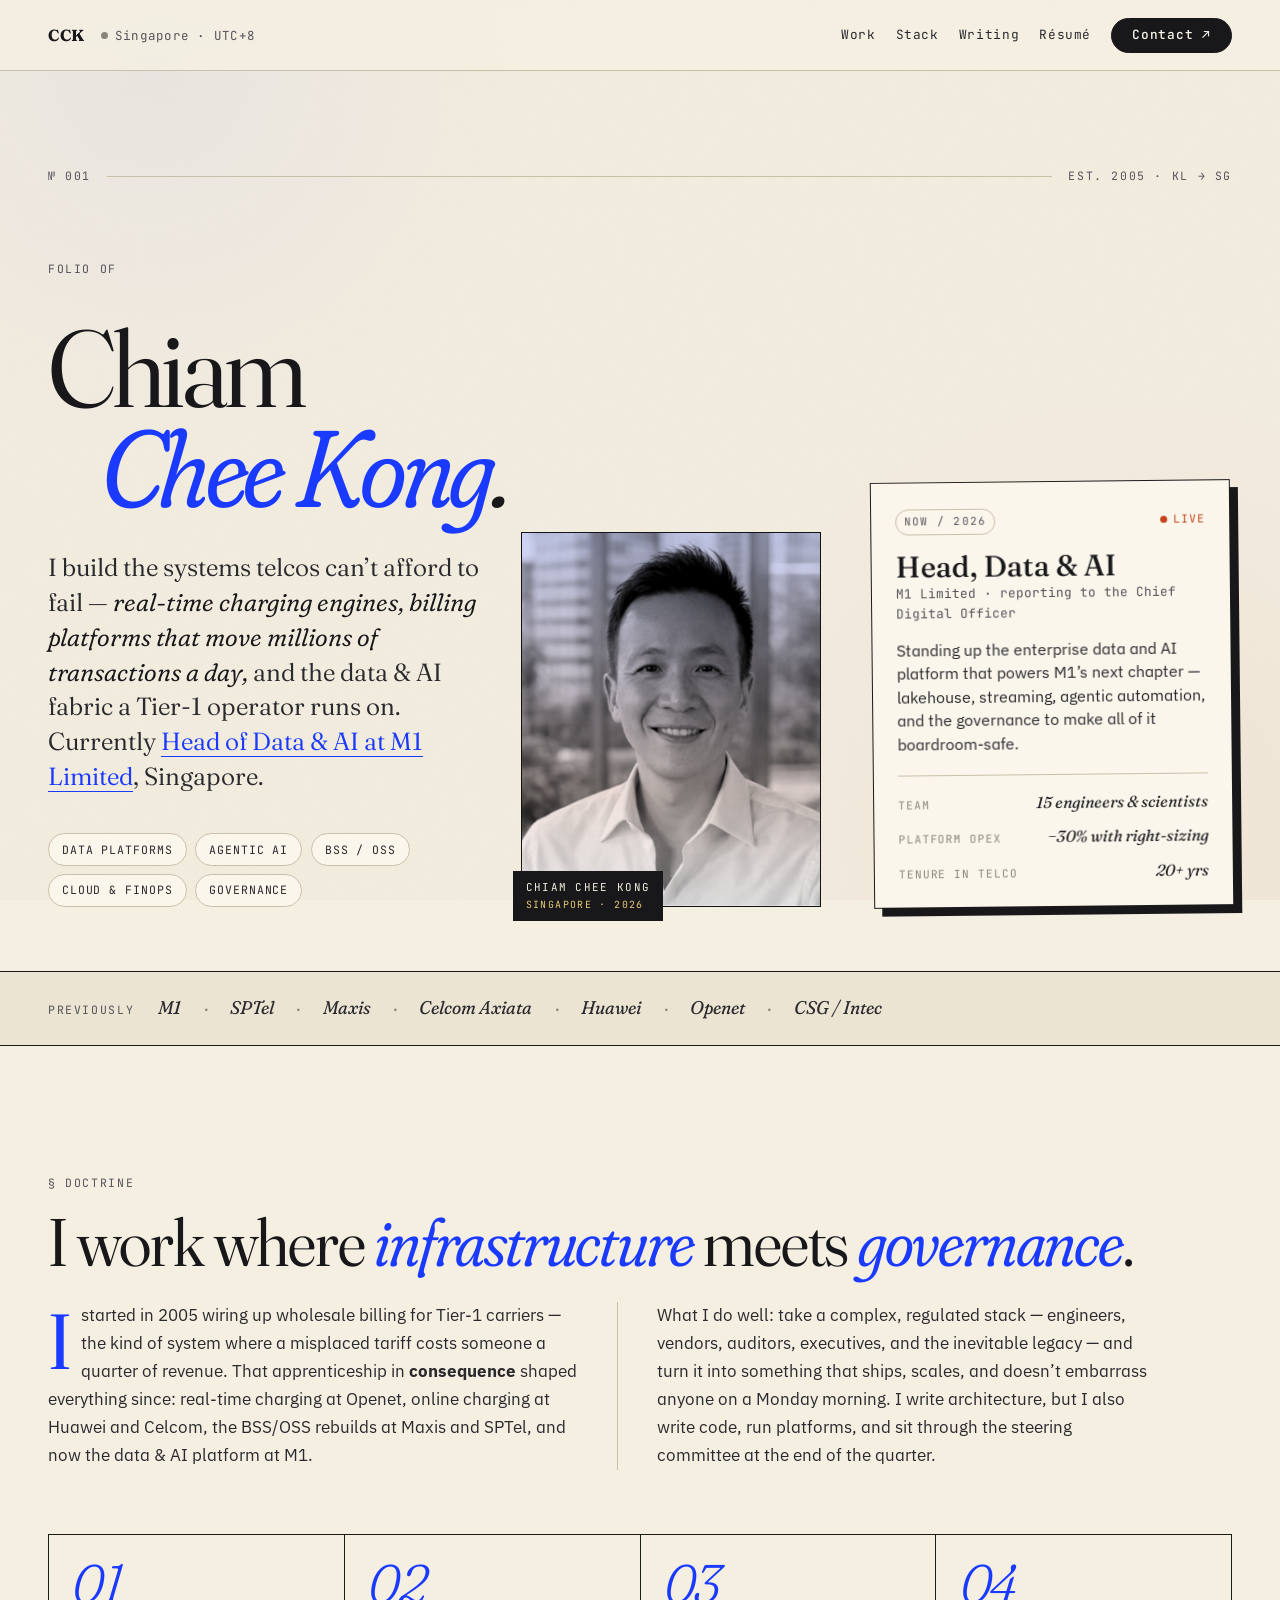
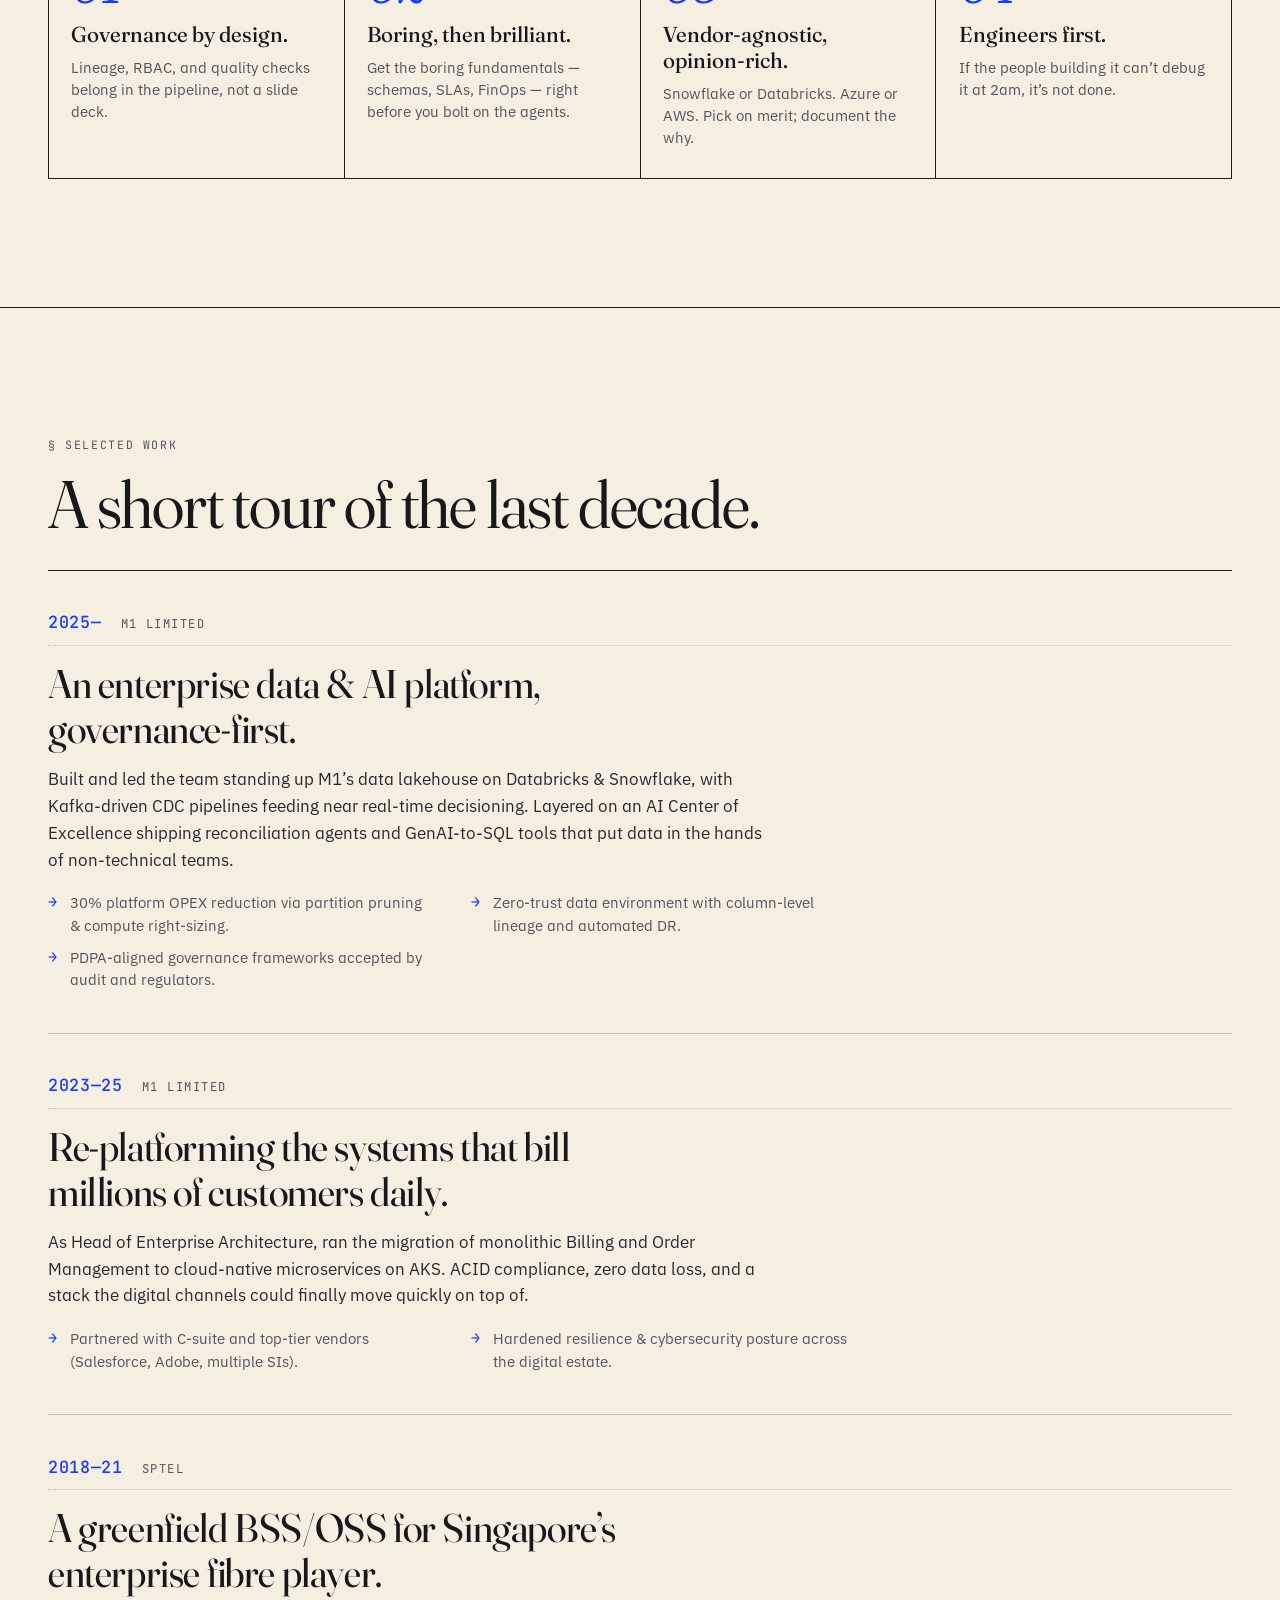
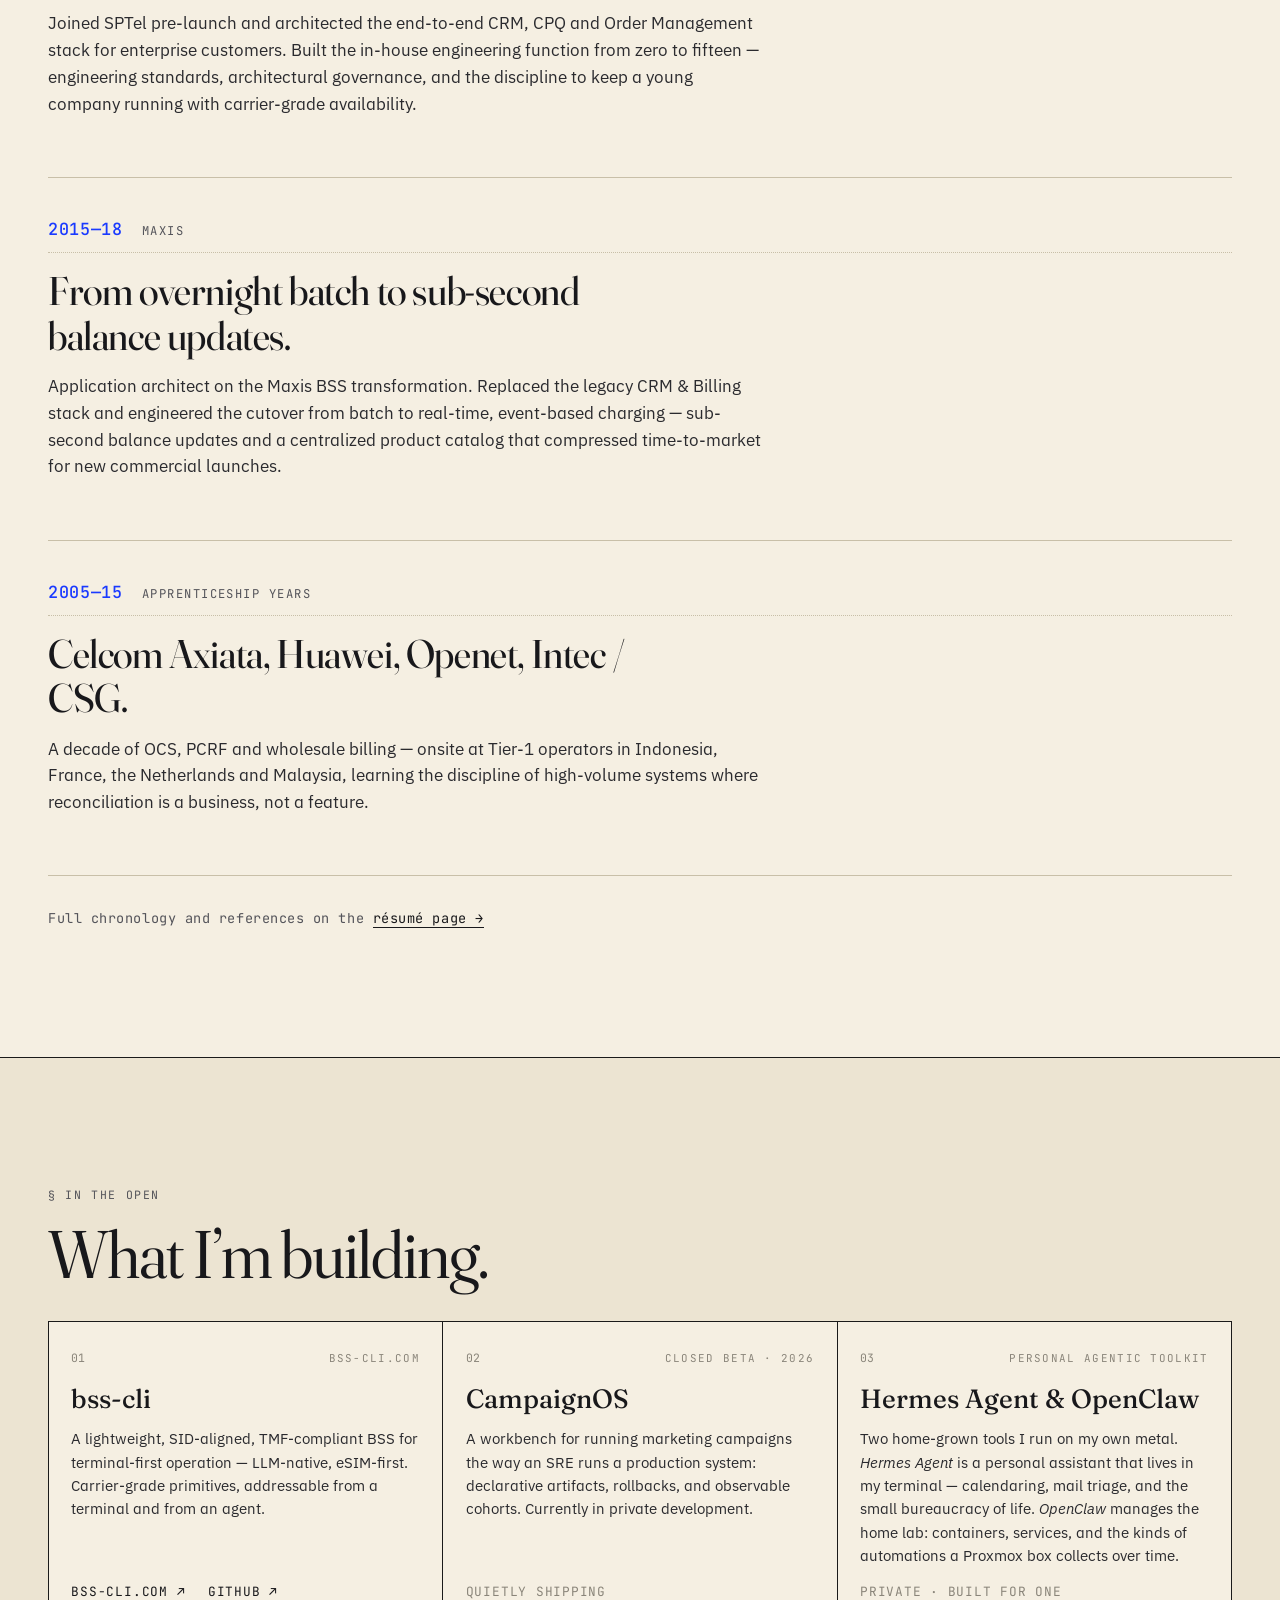
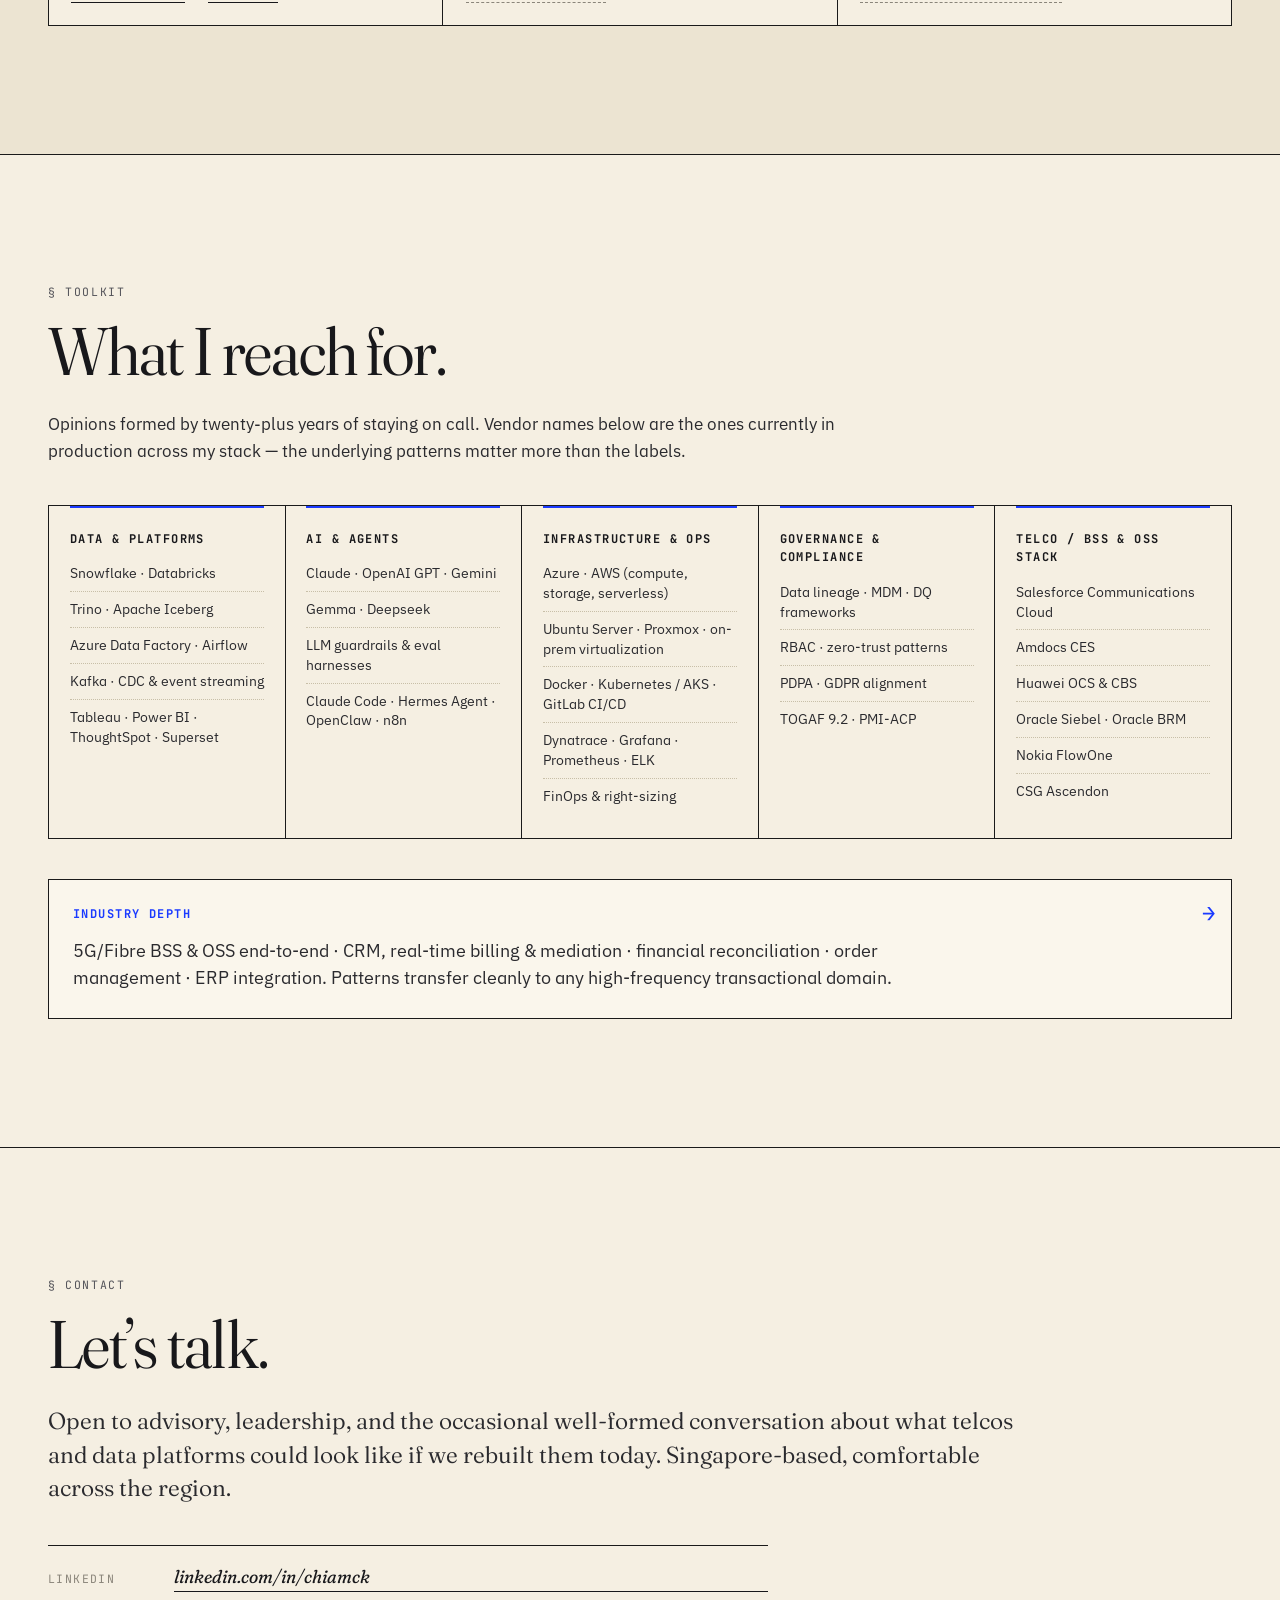
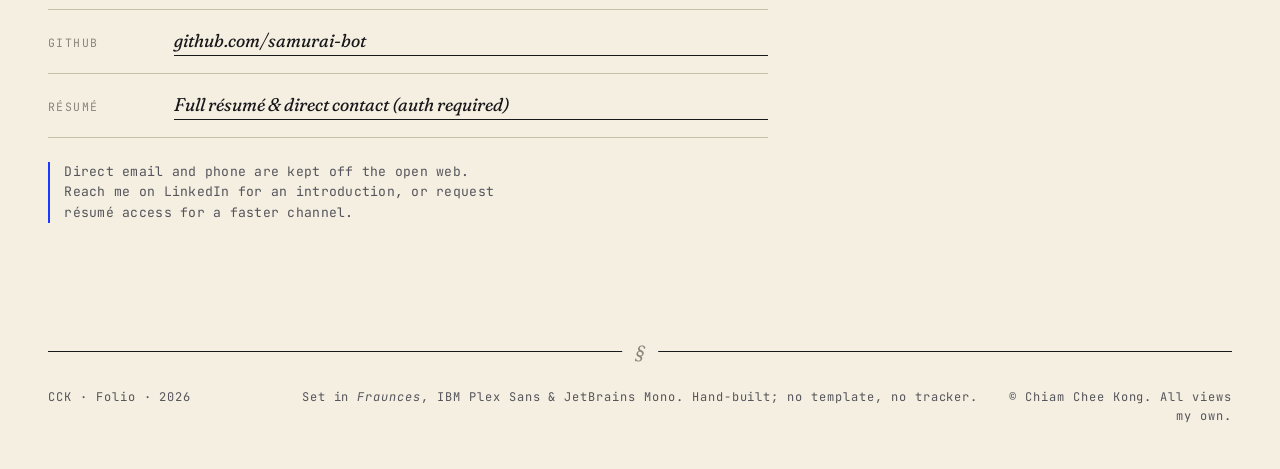
<file: index.html>
<!doctype html>
<html lang="en">
<head>
  <meta charset="utf-8" />
  <meta name="viewport" content="width=device-width,initial-scale=1" />
  <title>Chiam Chee Kong — Head of Data &amp; AI, M1</title>
  <meta name="description" content="Chiam Chee Kong — Head of Data &amp; AI at M1 Limited. Over twenty years building telco-grade data, billing, and decision systems across Singapore and Malaysia." />
  <meta name="author" content="Chiam Chee Kong" />
  <meta property="og:title" content="Chiam Chee Kong — Head of Data &amp; AI" />
  <meta property="og:description" content="Over twenty years building telco-grade data, billing, and decision systems." />
  <meta property="og:url" content="https://chiamck.site" />
  <meta property="og:type" content="website" />
  <meta name="theme-color" content="#f5efe2" />
  <link rel="preconnect" href="https://fonts.googleapis.com" />
  <link rel="preconnect" href="https://fonts.gstatic.com" crossorigin />
  <link href="https://fonts.googleapis.com/css2?family=Fraunces:opsz,wght,SOFT@9..144,300..900,0..100&family=IBM+Plex+Sans:wght@300;400;500;600&family=JetBrains+Mono:wght@400;500&display=swap" rel="stylesheet" />
  <link rel="canonical" href="https://chiamck.site/" />
  <meta property="og:image" content="https://chiamck.site/assets/portrait.jpg" />
  <meta property="og:locale" content="en_SG" />
  <meta name="twitter:card" content="summary" />
  <meta name="twitter:title" content="Chiam Chee Kong — Head of Data &amp; AI" />
  <meta name="twitter:description" content="Over twenty years building telco-grade data, billing, and decision systems." />
  <meta name="twitter:image" content="https://chiamck.site/assets/portrait.jpg" />
  <link rel="stylesheet" href="./assets/styles.css?v=3" />
  <link rel="icon" type="image/svg+xml" href="./assets/favicon.svg" />
  <script type="application/ld+json">
  {
    "@context": "https://schema.org",
    "@type": "Person",
    "name": "Chiam Chee Kong",
    "alternateName": "Chee Kong Chiam",
    "url": "https://chiamck.site/",
    "image": "https://chiamck.site/assets/portrait.jpg",
    "jobTitle": "Head of Data & AI",
    "worksFor": {
      "@type": "Organization",
      "name": "M1 Limited",
      "url": "https://www.m1.com.sg/"
    },
    "nationality": "Singaporean",
    "address": {
      "@type": "PostalAddress",
      "addressCountry": "SG",
      "addressLocality": "Singapore"
    },
    "sameAs": [
      "https://www.linkedin.com/in/chiamck/",
      "https://github.com/samurai-bot",
      "https://bss-cli.com"
    ],
    "knowsAbout": [
      "Data Engineering",
      "Artificial Intelligence",
      "Agentic AI",
      "BSS/OSS",
      "Telecommunications",
      "Cloud Architecture",
      "Enterprise Architecture",
      "Real-time Billing",
      "Data Governance"
    ],
    "alumniOf": {
      "@type": "EducationalOrganization",
      "name": "Tunku Abdul Rahman College"
    }
  }
  </script>
</head>
<body class="page page--home">

  <a class="skip" href="#main">Skip to content</a>

  <header class="topbar" role="banner">
    <div class="topbar__mark">
      <span class="topbar__sigil" aria-hidden="true">CCK</span>
      <span class="topbar__meta"><span class="dot" aria-hidden="true"></span>Singapore · UTC+8</span>
    </div>
    <nav class="topbar__nav" aria-label="Primary">
      <a href="#work">Work</a>
      <a href="#stack">Stack</a>
      <a href="#writing">Writing</a>
      <a href="./resume.html">Résumé</a>
      <a href="https://www.linkedin.com/in/chiamck/" rel="noopener" class="topbar__cta">Contact ↗</a>
    </nav>
  </header>

  <main id="main">

    <!-- HERO -->
    <section class="hero" aria-labelledby="hero-title">
      <div class="hero__rail" aria-hidden="true">
        <span>№ 001</span>
        <span class="rail-line"></span>
        <span>EST. 2005 · KL → SG</span>
      </div>

      <div class="hero__grid">
        <p class="kicker">Folio of</p>
        <h1 id="hero-title" class="display">
          <span class="display__line">Chiam</span>
          <span class="display__line display__line--it">Chee&nbsp;Kong<span class="display__period">.</span></span>
        </h1>

        <p class="lede">
          I build the systems telcos can&rsquo;t afford to fail —
          <em>real-time charging engines, billing platforms that move millions of transactions a day,</em>
          and the data &amp; AI fabric a Tier-1 operator runs on. Currently
          <a href="#work">Head of Data &amp; AI at M1 Limited</a>, Singapore.
        </p>

        <ul class="hero__chips" aria-label="Focus areas">
          <li>Data Platforms</li>
          <li>Agentic AI</li>
          <li>BSS / OSS</li>
          <li>Cloud &amp; FinOps</li>
          <li>Governance</li>
        </ul>
      </div>

      <figure class="portrait" aria-label="Portrait of Chiam Chee Kong">
        <img src="./assets/portrait.jpg" alt="Chiam Chee Kong" loading="eager" />
        <figcaption>
          <span class="portrait__plate">
            <span>Chiam Chee Kong</span>
            <span class="portrait__loc">Singapore · 2026</span>
          </span>
        </figcaption>
      </figure>

      <aside class="card-now" aria-labelledby="now-title">
        <div class="card-now__head">
          <span class="tag">Now / 2026</span>
          <span class="card-now__time"><span class="dot dot--live"></span>Live</span>
        </div>
        <h2 id="now-title" class="card-now__title">Head, Data &amp; AI</h2>
        <p class="card-now__org">M1 Limited &middot; reporting to the Chief Digital Officer</p>
        <p class="card-now__body">
          Standing up the enterprise data and AI platform that powers M1&rsquo;s next chapter — lakehouse, streaming, agentic
          automation, and the governance to make all of it boardroom-safe.
        </p>
        <dl class="card-now__stats">
          <div><dt>Team</dt><dd>15 engineers &amp; scientists</dd></div>
          <div><dt>Platform OPEX</dt><dd>−30% with right-sizing</dd></div>
          <div><dt>Tenure in telco</dt><dd>20+ yrs</dd></div>
        </dl>
      </aside>
    </section>

    <!-- PREVIOUSLY -->
    <section class="previously" aria-label="Previously">
      <p class="previously__label">Previously</p>
      <ul class="previously__list">
        <li>M1</li>
        <li>SPTel</li>
        <li>Maxis</li>
        <li>Celcom Axiata</li>
        <li>Huawei</li>
        <li>Openet</li>
        <li>CSG / Intec</li>
      </ul>
    </section>

    <!-- ABOUT / DOCTRINE -->
    <section class="doctrine" aria-labelledby="doctrine-title">
      <p class="kicker">§ Doctrine</p>
      <h2 id="doctrine-title" class="section-title">
        I work where <em>infrastructure</em> meets <em>governance</em>.
      </h2>
      <div class="doctrine__cols">
        <p>
          I started in 2005 wiring up wholesale billing for Tier-1 carriers — the kind of system where a misplaced
          tariff costs someone a quarter of revenue. That apprenticeship in <strong>consequence</strong> shaped
          everything since: real-time charging at Openet, online charging at Huawei and Celcom, the BSS/OSS rebuilds
          at Maxis and SPTel, and now the data &amp; AI platform at M1.
        </p>
        <p>
          What I do well: take a complex, regulated stack &mdash; engineers, vendors, auditors, executives, and the
          inevitable legacy &mdash; and turn it into something that ships, scales, and doesn&rsquo;t embarrass anyone
          on a Monday morning. I write architecture, but I also write code, run platforms, and sit through the
          steering committee at the end of the quarter.
        </p>
      </div>

      <ul class="principles" aria-label="Operating principles">
        <li>
          <span class="principles__num">01</span>
          <h3>Governance by design.</h3>
          <p>Lineage, RBAC, and quality checks belong in the pipeline, not a slide deck.</p>
        </li>
        <li>
          <span class="principles__num">02</span>
          <h3>Boring, then brilliant.</h3>
          <p>Get the boring fundamentals — schemas, SLAs, FinOps — right before you bolt on the agents.</p>
        </li>
        <li>
          <span class="principles__num">03</span>
          <h3>Vendor-agnostic, opinion-rich.</h3>
          <p>Snowflake or Databricks. Azure or AWS. Pick on merit; document the why.</p>
        </li>
        <li>
          <span class="principles__num">04</span>
          <h3>Engineers first.</h3>
          <p>If the people building it can&rsquo;t debug it at 2am, it&rsquo;s not done.</p>
        </li>
      </ul>
    </section>

    <!-- WORK -->
    <section class="work" id="work" aria-labelledby="work-title">
      <p class="kicker">§ Selected work</p>
      <h2 id="work-title" class="section-title">A short tour of the last decade.</h2>

      <ol class="case-list">
        <li class="case">
          <div class="case__meta">
            <span class="case__year">2025—</span>
            <span class="case__org">M1 Limited</span>
          </div>
          <h3 class="case__title">An enterprise data &amp; AI platform, governance-first.</h3>
          <p class="case__summary">
            Built and led the team standing up M1&rsquo;s data lakehouse on Databricks &amp; Snowflake, with
            Kafka-driven CDC pipelines feeding near real-time decisioning. Layered on an AI Center of Excellence
            shipping reconciliation agents and GenAI-to-SQL tools that put data in the hands of non-technical teams.
          </p>
          <ul class="case__points">
            <li>30% platform OPEX reduction via partition pruning &amp; compute right-sizing.</li>
            <li>Zero-trust data environment with column-level lineage and automated DR.</li>
            <li>PDPA-aligned governance frameworks accepted by audit and regulators.</li>
          </ul>
        </li>

        <li class="case">
          <div class="case__meta">
            <span class="case__year">2023—25</span>
            <span class="case__org">M1 Limited</span>
          </div>
          <h3 class="case__title">Re-platforming the systems that bill millions of customers daily.</h3>
          <p class="case__summary">
            As Head of Enterprise Architecture, ran the migration of monolithic Billing and Order Management to
            cloud-native microservices on AKS. ACID compliance, zero data loss, and a stack the digital channels
            could finally move quickly on top of.
          </p>
          <ul class="case__points">
            <li>Partnered with C-suite and top-tier vendors (Salesforce, Adobe, multiple SIs).</li>
            <li>Hardened resilience &amp; cybersecurity posture across the digital estate.</li>
          </ul>
        </li>

        <li class="case">
          <div class="case__meta">
            <span class="case__year">2018—21</span>
            <span class="case__org">SPTel</span>
          </div>
          <h3 class="case__title">A greenfield BSS/OSS for Singapore&rsquo;s enterprise fibre player.</h3>
          <p class="case__summary">
            Joined SPTel pre-launch and architected the end-to-end CRM, CPQ and Order Management stack for enterprise
            customers. Built the in-house engineering function from zero to fifteen — engineering standards,
            architectural governance, and the discipline to keep a young company running with carrier-grade
            availability.
          </p>
        </li>

        <li class="case">
          <div class="case__meta">
            <span class="case__year">2015—18</span>
            <span class="case__org">Maxis</span>
          </div>
          <h3 class="case__title">From overnight batch to sub-second balance updates.</h3>
          <p class="case__summary">
            Application architect on the Maxis BSS transformation. Replaced the legacy CRM &amp; Billing stack and
            engineered the cutover from batch to real-time, event-based charging — sub-second balance updates and a
            centralized product catalog that compressed time-to-market for new commercial launches.
          </p>
        </li>

        <li class="case case--quiet">
          <div class="case__meta">
            <span class="case__year">2005—15</span>
            <span class="case__org">Apprenticeship years</span>
          </div>
          <h3 class="case__title">Celcom Axiata, Huawei, Openet, Intec / CSG.</h3>
          <p class="case__summary">
            A decade of OCS, PCRF and wholesale billing — onsite at Tier-1 operators in Indonesia, France, the
            Netherlands and Malaysia, learning the discipline of high-volume systems where reconciliation is a
            business, not a feature.
          </p>
        </li>
      </ol>

      <p class="work__more">
        Full chronology and references on the <a href="./resume.html">résumé page →</a>
      </p>
    </section>

    <!-- WRITING / SIDE PROJECTS -->
    <section class="writing" id="writing" aria-labelledby="writing-title">
      <p class="kicker">§ In the open</p>
      <h2 id="writing-title" class="section-title">What I&rsquo;m building.</h2>

      <div class="writing__grid">
        <article class="card-proj">
          <div class="card-proj__head">
            <span class="card-proj__num">01</span>
            <span class="tag tag--mono">bss-cli.com</span>
          </div>
          <h3 class="card-proj__title">bss-cli</h3>
          <p class="card-proj__body">
            A lightweight, SID-aligned, TMF-compliant BSS for terminal-first operation &mdash; LLM-native,
            eSIM-first. Carrier-grade primitives, addressable from a terminal and from an agent.
          </p>
          <div class="card-proj__links">
            <a class="link-arrow" href="https://bss-cli.com" rel="noopener">bss-cli.com</a>
            <a class="link-arrow" href="https://github.com/samurai-bot/bss-cli" rel="noopener">GitHub</a>
          </div>
        </article>

        <article class="card-proj">
          <div class="card-proj__head">
            <span class="card-proj__num">02</span>
            <span class="tag tag--mono">closed beta · 2026</span>
          </div>
          <h3 class="card-proj__title">CampaignOS</h3>
          <p class="card-proj__body">
            A workbench for running marketing campaigns the way an SRE runs a production system: declarative
            artifacts, rollbacks, and observable cohorts. Currently in private development.
          </p>
          <span class="link-arrow link-arrow--muted">Quietly shipping</span>
        </article>

        <article class="card-proj">
          <div class="card-proj__head">
            <span class="card-proj__num">03</span>
            <span class="tag tag--mono">personal agentic toolkit</span>
          </div>
          <h3 class="card-proj__title">Hermes Agent &amp; OpenClaw</h3>
          <p class="card-proj__body">
            Two home-grown tools I run on my own metal. <em>Hermes Agent</em> is a personal assistant that lives in
            my terminal — calendaring, mail triage, and the small bureaucracy of life. <em>OpenClaw</em> manages
            the home lab: containers, services, and the kinds of automations a Proxmox box collects over time.
          </p>
          <span class="link-arrow link-arrow--muted">Private &middot; built for one</span>
        </article>
      </div>
    </section>

    <!-- STACK / CAPABILITIES -->
    <section class="stack" id="stack" aria-labelledby="stack-title">
      <p class="kicker">§ Toolkit</p>
      <h2 id="stack-title" class="section-title">What I reach for.</h2>
      <p class="stack__intro">
        Opinions formed by twenty-plus years of staying on call. Vendor names below are the ones currently in production
        across my stack — the underlying patterns matter more than the labels.
      </p>

      <div class="stack__grid">
        <div class="stack__col">
          <h3>Data &amp; platforms</h3>
          <ul>
            <li>Snowflake · Databricks</li>
            <li>Trino · Apache Iceberg</li>
            <li>Azure Data Factory · Airflow</li>
            <li>Kafka · CDC &amp; event streaming</li>
            <li>Tableau · Power BI · ThoughtSpot · Superset</li>
          </ul>
        </div>
        <div class="stack__col">
          <h3>AI &amp; agents</h3>
          <ul>
            <li>Claude · OpenAI GPT · Gemini</li>
            <li>Gemma · Deepseek</li>
            <li>LLM guardrails &amp; eval harnesses</li>
            <li>Claude Code · Hermes Agent · OpenClaw · n8n</li>
          </ul>
        </div>
        <div class="stack__col">
          <h3>Infrastructure &amp; ops</h3>
          <ul>
            <li>Azure · AWS (compute, storage, serverless)</li>
            <li>Ubuntu Server · Proxmox · on-prem virtualization</li>
            <li>Docker · Kubernetes / AKS · GitLab CI/CD</li>
            <li>Dynatrace · Grafana · Prometheus · ELK</li>
            <li>FinOps &amp; right-sizing</li>
          </ul>
        </div>
        <div class="stack__col">
          <h3>Governance &amp; compliance</h3>
          <ul>
            <li>Data lineage · MDM · DQ frameworks</li>
            <li>RBAC · zero-trust patterns</li>
            <li>PDPA · GDPR alignment</li>
            <li>TOGAF 9.2 · PMI-ACP</li>
          </ul>
        </div>
        <div class="stack__col stack__col--telco">
          <h3>Telco / BSS &amp; OSS stack</h3>
          <ul>
            <li>Salesforce Communications Cloud</li>
            <li>Amdocs CES</li>
            <li>Huawei OCS &amp; CBS</li>
            <li>Oracle Siebel · Oracle BRM</li>
            <li>Nokia FlowOne</li>
            <li>CSG Ascendon</li>
          </ul>
        </div>
      </div>

      <div class="stack__industry">
        <h3>Industry depth</h3>
        <p>
          5G/Fibre BSS &amp; OSS end-to-end · CRM, real-time billing &amp; mediation · financial reconciliation ·
          order management · ERP integration. Patterns transfer cleanly to any high-frequency transactional domain.
        </p>
      </div>
    </section>

    <!-- CONTACT -->
    <section class="contact" id="contact" aria-labelledby="contact-title">
      <p class="kicker">§ Contact</p>
      <h2 id="contact-title" class="section-title">Let&rsquo;s talk.</h2>
      <p class="contact__lede">
        Open to advisory, leadership, and the occasional well-formed conversation about what telcos and data
        platforms could look like if we rebuilt them today. Singapore-based, comfortable across the region.
      </p>

      <ul class="contact__list">
        <li>
          <span class="contact__label">LinkedIn</span>
          <a href="https://www.linkedin.com/in/chiamck/" rel="noopener">linkedin.com/in/chiamck</a>
        </li>
        <li>
          <span class="contact__label">GitHub</span>
          <a href="https://github.com/samurai-bot" rel="noopener">github.com/samurai-bot</a>
        </li>
        <li>
          <span class="contact__label">Résumé</span>
          <a href="./resume.html">Full résumé &amp; direct contact (auth required)</a>
        </li>
      </ul>
      <p class="contact__note">
        Direct email and phone are kept off the open web. Reach me on LinkedIn for an introduction, or
        request résumé access for a faster channel.
      </p>
    </section>
  </main>

  <footer class="footer" role="contentinfo">
    <div class="footer__rule" aria-hidden="true"></div>
    <div class="footer__grid">
      <p class="footer__mark">CCK · Folio · 2026</p>
      <p class="footer__cite">
        Set in <em>Fraunces</em>, IBM Plex Sans &amp; JetBrains Mono. Hand-built; no template, no tracker.
      </p>
      <p class="footer__legal">
        © Chiam Chee Kong. All views my own.
      </p>
    </div>
  </footer>

</body>
</html>
</file>
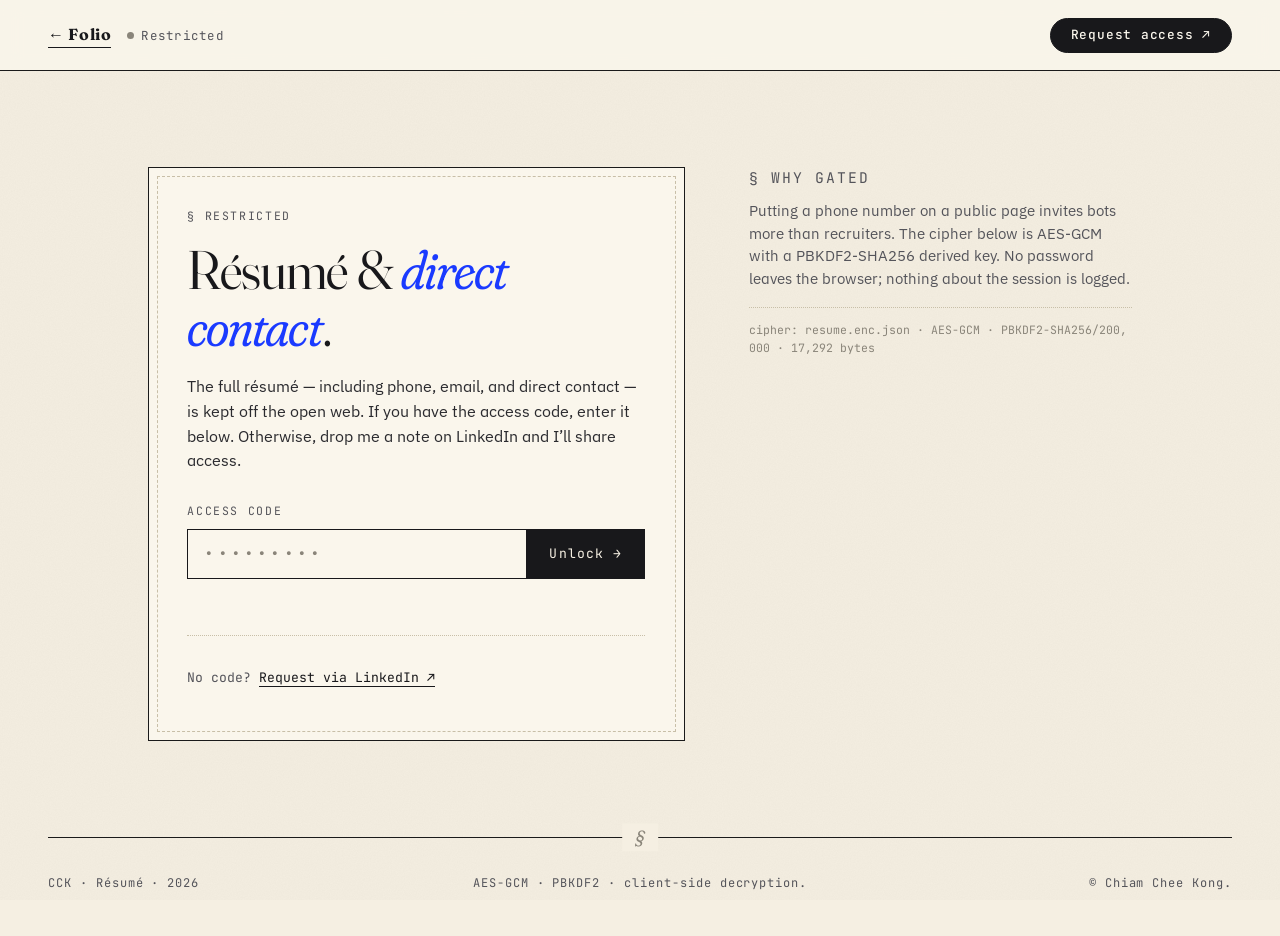
<file: resume.html>
<!doctype html>
<html lang="en">
<head>
  <meta charset="utf-8" />
  <meta name="viewport" content="width=device-width,initial-scale=1" />
  <title>Résumé · access required — Chiam Chee Kong</title>
  <meta name="description" content="The full résumé is gated. Request access via LinkedIn." />
  <meta name="robots" content="noindex,nofollow" />
  <meta name="theme-color" content="#f5efe2" />
  <link rel="preconnect" href="https://fonts.googleapis.com" />
  <link rel="preconnect" href="https://fonts.gstatic.com" crossorigin />
  <link href="https://fonts.googleapis.com/css2?family=Fraunces:opsz,wght,SOFT@9..144,300..900,0..100&family=IBM+Plex+Sans:wght@300;400;500;600&family=JetBrains+Mono:wght@400;500&display=swap" rel="stylesheet" />
  <link rel="stylesheet" href="./assets/styles.css" />
  <link rel="icon" type="image/svg+xml" href="./assets/favicon.svg" />
</head>
<body class="page page--gate">

  <header class="topbar topbar--resume" role="banner">
    <div class="topbar__mark">
      <a href="./index.html" class="topbar__sigil topbar__sigil--link">← Folio</a>
      <span class="topbar__meta"><span class="dot" aria-hidden="true"></span>Restricted</span>
    </div>
    <nav class="topbar__nav" aria-label="Gate actions">
      <a href="https://www.linkedin.com/in/chiamck/" rel="noopener" class="topbar__cta">Request access ↗</a>
    </nav>
  </header>

  <main class="gate" id="main">

    <section class="gate__panel" aria-labelledby="gate-title">
      <p class="kicker">§ Restricted</p>
      <h1 id="gate-title" class="gate__title">Résumé &amp; <em>direct contact</em>.</h1>
      <p class="gate__lede">
        The full résumé — including phone, email, and direct contact — is kept off the open web.
        If you have the access code, enter it below. Otherwise, drop me a note on LinkedIn and I&rsquo;ll
        share access.
      </p>

      <form class="gate__form" id="gate-form" autocomplete="off" novalidate>
        <label class="gate__label" for="gate-pw">Access code</label>
        <div class="gate__row">
          <input id="gate-pw" name="pw" type="password" autocomplete="current-password"
                 placeholder="•••••••••" required
                 spellcheck="false" />
          <button class="gate__btn" type="submit" id="gate-btn">Unlock →</button>
        </div>
        <p class="gate__status" id="gate-status" aria-live="polite"></p>
      </form>

      <div class="gate__alt">
        <p>No code? <a href="https://www.linkedin.com/in/chiamck/" rel="noopener">Request via LinkedIn ↗</a></p>
      </div>
    </section>

    <aside class="gate__why">
      <p class="kicker">§ Why gated</p>
      <p>
        Putting a phone number on a public page invites bots more than recruiters. The cipher below is
        AES-GCM with a PBKDF2-SHA256 derived key. No password leaves the browser; nothing about the
        session is logged.
      </p>
      <p class="gate__cipher">
        cipher: <span id="cipher-info">resume.enc.json</span>
      </p>
    </aside>

  </main>

  <footer class="footer" role="contentinfo">
    <div class="footer__rule" aria-hidden="true"></div>
    <div class="footer__grid">
      <p class="footer__mark">CCK · Résumé · 2026</p>
      <p class="footer__cite">AES-GCM · PBKDF2 · client-side decryption.</p>
      <p class="footer__legal">© Chiam Chee Kong.</p>
    </div>
  </footer>

  <script>
    (function () {
      const form   = document.getElementById('gate-form');
      const input  = document.getElementById('gate-pw');
      const btn    = document.getElementById('gate-btn');
      const status = document.getElementById('gate-status');
      const cipherInfo = document.getElementById('cipher-info');

      const b64dec = (s) => {
        const bin = atob(s);
        const out = new Uint8Array(bin.length);
        for (let i = 0; i < bin.length; i++) out[i] = bin.charCodeAt(i);
        return out;
      };

      let blob = null;
      fetch('./resume.enc.json', { cache: 'no-store' })
        .then(r => { if (!r.ok) throw new Error('cipher not found'); return r.json(); })
        .then(j => {
          blob = j;
          cipherInfo.textContent = `resume.enc.json · ${j.alg} · ${j.kdf}/${j.iterations.toLocaleString()} · ${j.bytes.toLocaleString()} bytes`;
        })
        .catch(err => {
          status.textContent = 'Cipher unavailable. Try refresh.';
          status.classList.add('gate__status--err');
          console.error(err);
        });

      form.addEventListener('submit', async (e) => {
        e.preventDefault();
        if (!blob) { status.textContent = 'Cipher still loading…'; return; }
        const password = input.value;
        if (!password) return;

        btn.disabled = true;
        status.classList.remove('gate__status--err');
        status.textContent = 'Deriving key…';

        try {
          const enc = new TextEncoder();
          const baseKey = await crypto.subtle.importKey(
            'raw', enc.encode(password), 'PBKDF2', false, ['deriveKey']
          );
          const key = await crypto.subtle.deriveKey(
            { name: 'PBKDF2', salt: b64dec(blob.salt), iterations: blob.iterations, hash: 'SHA-256' },
            baseKey,
            { name: 'AES-GCM', length: blob.keyLength },
            false,
            ['decrypt']
          );
          status.textContent = 'Decrypting…';
          const buf = await crypto.subtle.decrypt(
            { name: 'AES-GCM', iv: b64dec(blob.iv) },
            key,
            b64dec(blob.ct)
          );
          const html = new TextDecoder().decode(buf);

          // Replace document with decrypted résumé.
          document.open();
          document.write(html);
          document.close();
        } catch (err) {
          btn.disabled = false;
          input.value = '';
          input.focus();
          status.textContent = 'Wrong code.';
          status.classList.add('gate__status--err');
        }
      });

      // Auto-focus on load.
      window.addEventListener('load', () => input.focus());
    })();
  </script>
</body>
</html>
</file>
<file: assets/styles.css>
/* =========================================================
   CCK · Folio
   Editorial / technical. Cream paper, ink black, cobalt accent.
   ========================================================= */

:root {
  --paper:        #f5efe2;
  --paper-deep:   #ece4d2;
  --paper-soft:   #faf6ec;
  --ink:          #18181b;
  --ink-soft:     #2a2a2e;
  --ink-mute:     #54545a;
  --ink-faint:    #8a857a;
  --rule:         #1a1a1a;
  --rule-soft:    #c8bfa8;
  --accent:       #1a3aff;          /* cobalt */
  --accent-warm:  #c4421a;          /* terracotta — used sparingly */
  --hl:           #fff5b8;          /* highlighter */

  --serif:  "Fraunces", "Iowan Old Style", Georgia, "Times New Roman", serif;
  --sans:   "IBM Plex Sans", -apple-system, BlinkMacSystemFont, "Helvetica Neue", Arial, sans-serif;
  --mono:   "JetBrains Mono", "SF Mono", "Fira Code", ui-monospace, Menlo, monospace;

  --measure: 64ch;
  --gutter: clamp(1.25rem, 4vw, 3rem);
  --section-y: clamp(4rem, 10vw, 8rem);

  --easing: cubic-bezier(.2,.8,.2,1);
}

/* ---------- reset / base ---------- */

*, *::before, *::after { box-sizing: border-box; }
html, body { margin: 0; padding: 0; }
html { scroll-behavior: smooth; }

body {
  background: var(--paper);
  color: var(--ink);
  font-family: var(--sans);
  font-size: clamp(15px, 1.05vw + 12px, 18px);
  line-height: 1.55;
  font-feature-settings: "ss01", "kern", "liga";
  text-rendering: optimizeLegibility;
  -webkit-font-smoothing: antialiased;
  background-image:
    radial-gradient(circle at 12% 8%, rgba(26,58,255,.04), transparent 28%),
    radial-gradient(circle at 88% 92%, rgba(196,66,26,.05), transparent 32%);
  background-attachment: fixed;
}

/* subtle paper grain */
body::before {
  content: "";
  position: fixed; inset: 0;
  pointer-events: none;
  background-image: url("data:image/svg+xml;utf8,<svg xmlns='http://www.w3.org/2000/svg' width='240' height='240'><filter id='n'><feTurbulence type='fractalNoise' baseFrequency='.85' numOctaves='2' stitchTiles='stitch'/><feColorMatrix values='0 0 0 0 0  0 0 0 0 0  0 0 0 0 0  0 0 0 .045 0'/></filter><rect width='100%25' height='100%25' filter='url(%23n)'/></svg>");
  mix-blend-mode: multiply;
  opacity: .55;
  z-index: 1;
}

main, header, footer, section { position: relative; z-index: 2; }

a {
  color: inherit;
  text-decoration: none;
  text-underline-offset: .2em;
  text-decoration-thickness: 1px;
  border-bottom: 1px solid currentColor;
  transition: color .25s var(--easing), background .25s var(--easing);
}
a:hover, a:focus-visible {
  color: var(--accent);
}
a:focus-visible { outline: 2px dashed var(--accent); outline-offset: 4px; border-radius: 2px; }

img { max-width: 100%; display: block; }

::selection { background: var(--hl); color: var(--ink); }

.skip {
  position: absolute; left: -9999px;
  background: var(--ink); color: var(--paper); padding: .6rem 1rem;
}
.skip:focus { left: 1rem; top: 1rem; z-index: 10; }

/* ---------- typography primitives ---------- */

.kicker {
  font-family: var(--mono);
  font-size: .72rem;
  letter-spacing: .14em;
  text-transform: uppercase;
  color: var(--ink-mute);
  margin: 0 0 1rem;
}

.section-title {
  font-family: var(--serif);
  font-weight: 360;
  font-style: normal;
  font-size: clamp(2.1rem, 4vw + 1rem, 4.4rem);
  line-height: 1.02;
  letter-spacing: -0.018em;
  margin: 0 0 1.6rem;
  font-variation-settings: "opsz" 144, "SOFT" 30;
}
.section-title em {
  font-style: italic;
  font-variation-settings: "opsz" 144, "SOFT" 80;
  color: var(--accent);
}

.tag {
  display: inline-flex; align-items: center; gap: .5em;
  font-family: var(--mono);
  font-size: .68rem;
  letter-spacing: .12em;
  text-transform: uppercase;
  color: var(--ink-mute);
  border: 1px solid var(--rule-soft);
  padding: .35em .7em;
  border-radius: 999px;
  background: var(--paper-soft);
}
.tag--mono { padding: .25em 0; border: 0; background: transparent; color: var(--ink-faint); }

.dot {
  width: 7px; height: 7px; border-radius: 50%;
  background: var(--ink-faint); display: inline-block;
}
.dot--live {
  background: var(--accent-warm);
  box-shadow: 0 0 0 0 rgba(196,66,26,.5);
  animation: live 1.6s var(--easing) infinite;
}
@keyframes live {
  0%   { box-shadow: 0 0 0 0   rgba(196,66,26,.55); }
  70%  { box-shadow: 0 0 0 10px rgba(196,66,26,0); }
  100% { box-shadow: 0 0 0 0   rgba(196,66,26,0); }
}

/* ---------- top bar ---------- */

.topbar {
  position: sticky; top: 0; z-index: 5;
  display: flex; align-items: center; justify-content: space-between;
  gap: 2rem;
  padding: 1.1rem var(--gutter);
  background: rgba(245, 239, 226, .82);
  backdrop-filter: blur(10px) saturate(1.1);
  -webkit-backdrop-filter: blur(10px) saturate(1.1);
  border-bottom: 1px solid var(--rule-soft);
}
.topbar__mark {
  display: flex; align-items: center; gap: 1rem;
  font-family: var(--mono); font-size: .78rem; letter-spacing: .1em;
}
.topbar__sigil {
  display: inline-block;
  font-family: var(--serif);
  font-weight: 700;
  font-size: 1rem;
  letter-spacing: .04em;
  color: var(--ink);
  border: 0;
}
.topbar__sigil--link { border-bottom: 1px solid currentColor; }
.topbar__meta { display: inline-flex; align-items: center; gap: .55em; color: var(--ink-mute); }

.topbar__nav {
  display: flex; align-items: center; gap: 1.25rem;
  font-family: var(--mono); font-size: .8rem; letter-spacing: .05em;
}
.topbar__nav a, .topbar__nav button {
  border-bottom: 1px solid transparent;
  background: none; cursor: pointer;
  font: inherit; color: var(--ink-soft); padding: 0;
}
.topbar__nav a:hover, .topbar__nav button:hover {
  border-bottom-color: currentColor; color: var(--accent);
}
.topbar__cta,
.topbar__cta:link,
.topbar__cta:visited {
  display: inline-flex;
  align-items: center;
  justify-content: center;
  height: 2.2rem;
  line-height: 1;
  white-space: nowrap;
  border: 1px solid var(--ink) !important;
  padding: 0 1.25rem;
  border-radius: 999px;
  background: var(--ink) !important;
  color: var(--paper-soft) !important;
  font-weight: 500;
  letter-spacing: .06em;
  font-family: inherit;
}
.topbar__cta:hover, .topbar__cta:focus-visible {
  background: var(--accent) !important;
  border-color: var(--accent) !important;
  color: #ffffff !important;
}
.topbar__cta--button {
  font-family: var(--mono);
  font-size: .8rem;
  cursor: pointer;
  -webkit-appearance: none;
  appearance: none;
}
@media (max-width: 720px) {
  .topbar { padding: .75rem 1rem; gap: 1rem; }
  .topbar__nav { gap: .85rem; font-size: .72rem; }
  .topbar__nav a:not(.topbar__cta) { display: none; }
  .topbar__nav .topbar__cta { display: inline-flex; }
}

/* ---------- HERO ---------- */

.hero {
  padding: clamp(3rem, 8vw, 6rem) var(--gutter) clamp(2rem, 5vw, 4rem);
  display: grid;
  grid-template-columns: minmax(0, 1fr) minmax(220px, 300px) minmax(260px, 360px);
  grid-template-areas:
    "rail    rail      rail"
    "title   portrait  now";
  gap: clamp(1.5rem, 4vw, 4rem);
  align-items: end;
  border-bottom: 1px solid var(--rule);
}
.hero__rail { grid-area: rail; }
.hero__grid { grid-area: title; }
.portrait   { grid-area: portrait; }
.card-now   { grid-area: now; }

@media (max-width: 1100px) {
  .hero {
    grid-template-columns: 1fr 1fr;
    grid-template-areas:
      "rail rail"
      "title portrait"
      "now   now";
  }
}
@media (max-width: 720px) {
  .hero {
    grid-template-columns: 1fr;
    grid-template-areas:
      "rail"
      "portrait"
      "title"
      "now";
  }
}

.hero__rail {
  grid-column: 1 / -1;
  display: flex; align-items: center; gap: 1rem;
  font-family: var(--mono); font-size: .72rem; letter-spacing: .14em;
  text-transform: uppercase; color: var(--ink-mute);
  margin-bottom: 1.5rem;
}
.rail-line { flex: 1; height: 1px; background: var(--rule-soft); }

.hero__grid {
  display: grid; gap: 1.5rem;
}

.display {
  font-family: var(--serif);
  font-weight: 360;
  font-size: clamp(3.2rem, 8.5vw, 7.5rem);
  line-height: .92;
  letter-spacing: -0.035em;
  margin: 0;
  font-variation-settings: "opsz" 144, "SOFT" 20;
}
@media (max-width: 720px) { .display { font-size: clamp(3.2rem, 14vw, 5.5rem); } }
.display__line { display: block; }
.display__line--it {
  font-style: italic;
  font-variation-settings: "opsz" 144, "SOFT" 100;
  color: var(--accent);
  padding-left: clamp(.5rem, 4vw, 4rem);
}
.display__period { color: var(--ink); }

.lede {
  font-family: var(--serif);
  font-size: clamp(1.15rem, 1vw + .9rem, 1.55rem);
  line-height: 1.4;
  font-weight: 350;
  max-width: 32em;
  color: var(--ink-soft);
  font-variation-settings: "opsz" 36;
  margin: .5rem 0 0;
}
.lede em {
  font-style: italic;
  color: var(--ink);
  font-variation-settings: "opsz" 36, "SOFT" 90;
}
.lede a { border-bottom: 1px solid var(--accent); color: var(--accent); }

.hero__chips {
  list-style: none; padding: 0; margin: 1rem 0 0;
  display: flex; flex-wrap: wrap; gap: .5rem .55rem;
}
.hero__chips li {
  font-family: var(--mono);
  font-size: .72rem; letter-spacing: .08em; text-transform: uppercase;
  padding: .4rem .8rem;
  background: var(--paper-soft);
  border: 1px solid var(--rule-soft);
  border-radius: 999px;
  color: var(--ink-soft);
}

/* portrait — magazine duotone */
.portrait {
  margin: 0;
  position: relative;
  align-self: end;
}
.portrait img {
  width: 100%;
  aspect-ratio: 4 / 5;
  object-fit: cover;
  object-position: center 28%;
  filter: grayscale(1) contrast(1.05) brightness(.96);
  border: 1px solid var(--rule);
  background: var(--paper-deep);
  display: block;
  transition: filter .6s var(--easing);
}
.portrait::after {
  /* duotone wash */
  content: "";
  position: absolute; inset: 0;
  pointer-events: none;
  background:
    linear-gradient(180deg, rgba(26,58,255,.18), rgba(196,66,26,.12) 70%, rgba(245,239,226,0));
  mix-blend-mode: multiply;
  border: 1px solid transparent;
}
.portrait:hover img { filter: grayscale(0) contrast(1) brightness(1); }

.portrait figcaption {
  position: absolute;
  left: -8px; bottom: -14px;
  z-index: 2;
}
.portrait__plate {
  display: inline-flex; flex-direction: column;
  background: var(--ink); color: var(--paper);
  padding: .55rem .8rem;
  font-family: var(--mono);
  font-size: .68rem; letter-spacing: .12em; text-transform: uppercase;
  line-height: 1.4;
}
.portrait__loc {
  color: #e8c875;            /* warm parchment yellow on ink — readable */
  font-size: .62rem;
  letter-spacing: .14em;
  margin-top: .15rem;
}

/* now-card */
.card-now {
  border: 1px solid var(--rule);
  background: var(--paper-soft);
  padding: 1.6rem 1.5rem 1.4rem;
  position: relative;
  box-shadow: 8px 8px 0 var(--ink);
  transform: rotate(-0.6deg);
}
.card-now__head {
  display: flex; justify-content: space-between; align-items: center;
  margin-bottom: 1rem;
}
.card-now__time {
  font-family: var(--mono); font-size: .7rem; letter-spacing: .1em; text-transform: uppercase;
  color: var(--accent-warm); display: inline-flex; align-items: center; gap: .5em;
}
.card-now__title {
  font-family: var(--serif); font-size: 1.85rem; line-height: 1.05;
  margin: 0 0 .15rem; font-weight: 480;
}
.card-now__org {
  font-family: var(--mono); font-size: .8rem; color: var(--ink-mute);
  margin: 0 0 .9rem;
}
.card-now__body { margin: 0 0 1.2rem; font-size: .98rem; line-height: 1.5; color: var(--ink-soft); }
.card-now__stats {
  display: grid; grid-template-columns: 1fr 1fr; gap: .6rem .9rem; margin: 0;
  border-top: 1px solid var(--rule-soft); padding-top: .9rem;
}
.card-now__stats > div { grid-column: span 2; display: flex; justify-content: space-between; gap: 1rem; align-items: baseline; }
.card-now__stats dt { font-family: var(--mono); font-size: .7rem; letter-spacing: .08em; text-transform: uppercase; color: var(--ink-faint); }
.card-now__stats dd { margin: 0; font-family: var(--serif); font-style: italic; font-size: 1rem; color: var(--ink); }

/* ---------- previously / past employers ---------- */

.previously {
  border-bottom: 1px solid var(--rule);
  padding: 1.4rem var(--gutter);
  display: flex; align-items: baseline; gap: 1.5rem;
  flex-wrap: wrap;
  background: var(--paper-deep);
}
.previously__label {
  font-family: var(--mono);
  font-size: .72rem; letter-spacing: .14em; text-transform: uppercase;
  color: var(--ink-mute);
  margin: 0;
  flex-shrink: 0;
}
.previously__list {
  list-style: none; margin: 0; padding: 0;
  display: flex; flex-wrap: wrap; align-items: baseline;
  gap: .4rem 1.4rem;
}
.previously__list li {
  font-family: var(--serif);
  font-style: italic;
  font-size: 1.15rem;
  color: var(--ink-soft);
  font-variation-settings: "opsz" 60, "SOFT" 80;
  position: relative;
}
.previously__list li:not(:last-child)::after {
  content: "·";
  margin-left: 1.4rem;
  color: var(--ink-faint);
  font-style: normal;
}

/* ---------- DOCTRINE ---------- */

.doctrine {
  padding: var(--section-y) var(--gutter);
  border-bottom: 1px solid var(--rule);
}
.doctrine__cols {
  display: grid; grid-template-columns: repeat(2, minmax(0, 1fr));
  gap: 2.4rem;
  max-width: 1100px;
  font-size: 1.06rem;
  line-height: 1.65;
  color: var(--ink-soft);
  position: relative;
}
.doctrine__cols p { margin: 0; }
.doctrine__cols p:first-child::first-letter {
  font-family: var(--serif);
  font-weight: 380;
  font-size: 4.6em;
  line-height: .85;
  float: left;
  padding: .08em .12em 0 0;
  color: var(--accent);
  font-variation-settings: "opsz" 144, "SOFT" 30;
}
.doctrine__cols p:first-child + p { border-left: 1px solid var(--rule-soft); padding-left: 2.4rem; }
@media (max-width: 760px) {
  .doctrine__cols { grid-template-columns: 1fr; gap: 1.6rem; }
  .doctrine__cols p:first-child + p { border-left: 0; padding-left: 0; }
}

.principles {
  list-style: none; padding: 0; margin: 4rem 0 0;
  display: grid; grid-template-columns: repeat(4, minmax(0, 1fr));
  gap: 1px;
  background: var(--rule);
  border: 1px solid var(--rule);
}
.principles li {
  background: var(--paper);
  padding: 1.6rem 1.4rem 1.8rem;
  position: relative;
}
.principles__num {
  display: block;
  font-family: var(--serif);
  font-style: italic;
  font-weight: 300;
  font-size: 3.4rem;
  line-height: .9;
  letter-spacing: -.03em;
  color: var(--accent);
  font-variation-settings: "opsz" 144, "SOFT" 100;
  margin: 0 0 .8rem;
}
.principles h3 {
  font-family: var(--serif); font-size: 1.35rem; line-height: 1.2;
  margin: 0 0 .55rem; font-weight: 460;
  font-variation-settings: "opsz" 60;
}
.principles p { margin: 0; color: var(--ink-mute); font-size: .92rem; line-height: 1.5; }

@media (max-width: 900px)  { .principles { grid-template-columns: repeat(2, 1fr); } }
@media (max-width: 520px)  { .principles { grid-template-columns: 1fr; } }

/* ---------- WORK ---------- */

.work {
  padding: var(--section-y) var(--gutter);
  border-bottom: 1px solid var(--rule);
}
.case-list {
  list-style: none; padding: 0; margin: 2rem 0 0;
  display: grid; gap: 0;
  border-top: 1px solid var(--rule);
}
.case {
  padding: 2.4rem 0 2.6rem;
  border-bottom: 1px solid var(--rule-soft);
  transition: background .35s var(--easing);
}
.case:hover { background: var(--paper-soft); }

.case__meta {
  display: flex; align-items: baseline; gap: 1.2rem;
  font-family: var(--mono); letter-spacing: .08em;
  text-transform: uppercase;
  margin-bottom: 1rem;
  padding-bottom: .6rem;
  border-bottom: 1px dotted var(--rule-soft);
}
.case__year {
  color: var(--accent); font-weight: 500;
  font-size: 1.05rem; letter-spacing: .04em;
}
.case__org  { color: var(--ink-mute); font-size: .76rem; letter-spacing: .12em; }
.case__meta::after {
  content: ""; flex: 1; height: 1px; background: transparent;
}

.case__title {
  font-family: var(--serif);
  font-size: clamp(1.6rem, 2vw + .9rem, 2.6rem);
  line-height: 1.12;
  margin: 0 0 .9rem;
  font-weight: 420;
  font-variation-settings: "opsz" 120;
  letter-spacing: -.01em;
  max-width: 26ch;
}
.case__summary {
  margin: 0 0 1.1rem; max-width: 72ch;
  color: var(--ink-soft); font-size: 1.05rem; line-height: 1.6;
}
.case__points {
  list-style: none; padding: 0; margin: 0;
  display: grid; grid-template-columns: repeat(2, minmax(0, 1fr));
  gap: .55rem 2.2rem;
  font-size: .95rem; color: var(--ink-mute);
  max-width: 90ch;
}
.case__points li {
  position: relative; padding-left: 1.4rem; line-height: 1.5;
}
.case__points li::before {
  content: "→";
  position: absolute; left: 0; top: 0;
  color: var(--accent); font-family: var(--mono);
}
@media (max-width: 760px) {
  .case__points { grid-template-columns: 1fr; }
}
.case--quiet { opacity: .9; }

.work__more {
  margin: 2rem 0 0;
  font-family: var(--mono); font-size: .85rem; letter-spacing: .04em;
  color: var(--ink-mute);
}
.work__more a { color: var(--ink); border-bottom: 1px solid var(--ink); }

/* ---------- WRITING / SIDE PROJECTS ---------- */

.writing {
  padding: var(--section-y) var(--gutter);
  border-bottom: 1px solid var(--rule);
  background: var(--paper-deep);
}
.writing__grid {
  display: grid;
  grid-template-columns: repeat(3, minmax(0, 1fr));
  gap: 1px;
  margin-top: 2rem;
  border: 1px solid var(--rule);
  background: var(--rule);
}
.card-proj__links {
  display: flex; flex-wrap: wrap; gap: .25rem 1.4rem;
  margin-top: auto;
  padding-top: .4rem;
}
@media (max-width: 900px) { .writing__grid { grid-template-columns: 1fr; } }

.card-proj {
  background: var(--paper);
  border: 0;
  padding: 1.6rem 1.4rem 1.4rem;
  display: flex; flex-direction: column; gap: .9rem;
  transition: background .25s var(--easing);
}
.card-proj:hover { background: var(--paper-soft); }
.card-proj__head { display: flex; justify-content: space-between; align-items: baseline; }
.card-proj__num { font-family: var(--mono); font-size: .72rem; color: var(--ink-faint); }
.card-proj__title { font-family: var(--serif); font-size: 1.65rem; line-height: 1.1; margin: 0; font-weight: 460; }
.card-proj__body { margin: 0; color: var(--ink-soft); font-size: .94rem; line-height: 1.55; flex: 1; }

.link-arrow {
  font-family: var(--mono); font-size: .8rem; letter-spacing: .06em;
  text-transform: uppercase; align-self: flex-start;
  border-bottom: 1px solid currentColor;
}
.link-arrow::after { content: " ↗"; }
.link-arrow--muted { color: var(--ink-faint); border-bottom: 1px dashed var(--ink-faint); cursor: default; }
.link-arrow--muted::after { content: ""; }

/* ---------- STACK ---------- */

.stack {
  padding: var(--section-y) var(--gutter);
  border-bottom: 1px solid var(--rule);
}
.stack__intro {
  max-width: 50em; color: var(--ink-soft); font-size: 1.05rem; line-height: 1.6;
  margin: 0 0 2.5rem;
}

.stack__grid {
  display: grid; grid-template-columns: repeat(5, minmax(0, 1fr));
  gap: 1px;
  border: 1px solid var(--rule);
  background: var(--rule);
}
.stack__col {
  padding: 1.4rem 1.1rem;
}
.stack__col h3 { font-size: .68rem; }
.stack__col ul li { font-size: .88rem; line-height: 1.4; }
.stack__col--telco { grid-column: span 1; }
.stack__col--telco ul { grid-template-columns: 1fr; }

@media (max-width: 1200px) {
  .stack__grid { grid-template-columns: repeat(3, 1fr); }
  .stack__col--telco { grid-column: 1 / -1; }
  .stack__col--telco ul { display: grid; grid-template-columns: repeat(3, 1fr); gap: .35rem 1.6rem; }
  .stack__col--telco ul li { border-bottom: 0; padding-bottom: 0; }
}
@media (max-width: 800px) {
  .stack__grid { grid-template-columns: repeat(2, 1fr); }
  .stack__col--telco ul { grid-template-columns: repeat(2, 1fr); }
}
@media (max-width: 540px) {
  .stack__grid { grid-template-columns: 1fr; }
  .stack__col--telco ul { grid-template-columns: 1fr; }
}

.stack__col {
  background: var(--paper);
  padding: 1.5rem 1.3rem;
  position: relative;
}
.stack__col::before {
  content: "";
  position: absolute; top: 0; left: 1.3rem; right: 1.3rem;
  height: 2px; background: var(--accent);
}
.stack__col h3 {
  font-family: var(--mono); font-size: .75rem;
  letter-spacing: .12em; text-transform: uppercase;
  color: var(--ink); margin: 0 0 1rem;
}
.stack__col ul {
  list-style: none; padding: 0; margin: 0; display: grid; gap: .5rem;
  font-size: .94rem; color: var(--ink-soft);
}
.stack__col ul li {
  border-bottom: 1px dotted var(--rule-soft);
  padding-bottom: .45rem;
}
.stack__col ul li:last-child { border-bottom: 0; }

.stack__industry {
  margin-top: 2.5rem;
  padding: 1.6rem 1.5rem;
  border: 1px solid var(--rule);
  background: var(--paper-soft);
  position: relative;
}
.stack__industry::before {
  content: "→"; position: absolute; top: 1rem; right: 1rem;
  color: var(--accent); font-family: var(--mono); font-size: 1.4rem;
}
.stack__industry h3 {
  font-family: var(--mono); font-size: .75rem; letter-spacing: .12em;
  text-transform: uppercase; color: var(--accent); margin: 0 0 .8rem;
}
.stack__industry p { margin: 0; max-width: 80ch; color: var(--ink-soft); }

/* ---------- CONTACT ---------- */

.contact {
  padding: var(--section-y) var(--gutter);
}
.contact__lede {
  max-width: 42em; font-family: var(--serif); font-weight: 350;
  font-size: clamp(1.1rem, 1vw + .85rem, 1.45rem);
  line-height: 1.45; color: var(--ink-soft); margin: 0 0 2.5rem;
  font-variation-settings: "opsz" 36;
}
.contact__list {
  list-style: none; padding: 0; margin: 0;
  display: grid; gap: 0;
  border-top: 1px solid var(--rule);
  max-width: 720px;
}
.contact__list li {
  display: grid; grid-template-columns: 110px 1fr;
  align-items: baseline; gap: 1rem;
  padding: 1.05rem 0;
  border-bottom: 1px solid var(--rule-soft);
  font-size: 1.05rem;
}
.contact__label {
  font-family: var(--mono); font-size: .72rem; letter-spacing: .12em;
  text-transform: uppercase; color: var(--ink-faint);
}
.contact__list a {
  font-family: var(--serif); font-style: italic; font-weight: 400;
  font-size: 1.15rem;
  border-bottom: 1px solid currentColor;
  font-variation-settings: "opsz" 60, "SOFT" 80;
}
.contact__list a:hover { color: var(--accent); }

.contact__note {
  margin: 1.5rem 0 0;
  max-width: 56ch;
  font-family: var(--mono);
  font-size: .82rem;
  letter-spacing: .02em;
  line-height: 1.55;
  color: var(--ink-mute);
  border-left: 2px solid var(--accent);
  padding-left: .9rem;
}

.contact__row {
  display: inline-flex; align-items: baseline; gap: 1.2rem; flex-wrap: wrap;
}
.contact__alt {
  font-family: var(--mono) !important;
  font-style: normal !important;
  font-size: .75rem !important;
  letter-spacing: .08em;
  color: var(--ink-mute) !important;
  border-bottom: 1px solid var(--rule-soft) !important;
  text-transform: uppercase;
}
.contact__alt:hover { color: var(--accent) !important; border-bottom-color: var(--accent) !important; }

.resume__hint {
  font-family: var(--mono);
  font-size: .7rem;
  color: var(--ink-faint);
  letter-spacing: .04em;
  text-transform: none;
  margin-left: .15rem;
}

/* ---------- FOOTER ---------- */

.footer {
  padding: 0 var(--gutter) 2rem;
}
.footer__rule {
  height: 1px; background: var(--rule);
  margin-bottom: 1.5rem;
  position: relative;
}
.footer__rule::before {
  content: "§";
  position: absolute; left: 50%; top: 50%;
  transform: translate(-50%, -50%);
  background: var(--paper);
  padding: 0 .8rem;
  font-family: var(--serif);
  font-style: italic;
  font-size: 1.1rem;
  color: var(--ink-faint);
  font-variation-settings: "opsz" 60, "SOFT" 100;
}
.footer__grid {
  display: grid; grid-template-columns: 1fr auto 1fr;
  gap: 1rem; align-items: baseline;
  font-family: var(--mono); font-size: .75rem; letter-spacing: .08em;
  color: var(--ink-mute);
}
.footer__cite { text-align: center; }
.footer__legal { text-align: right; }
@media (max-width: 720px) {
  .footer__grid { grid-template-columns: 1fr; text-align: left; }
  .footer__cite, .footer__legal { text-align: left; }
}

/* =========================================================
   404 PAGE
   ========================================================= */

.page--404 { background: var(--paper); }

.notfound {
  max-width: 880px;
  margin: 0 auto;
  padding: clamp(3rem, 8vw, 6rem) var(--gutter) clamp(4rem, 10vw, 8rem);
  position: relative;
}
.notfound__numerals {
  font-family: var(--serif);
  font-size: clamp(8rem, 28vw, 22rem);
  line-height: .8;
  font-weight: 300;
  font-style: italic;
  color: var(--accent);
  letter-spacing: -.05em;
  margin: 0 0 1rem;
  font-variation-settings: "opsz" 144, "SOFT" 90;
  pointer-events: none;
  user-select: none;
}
.notfound__title {
  font-family: var(--serif);
  font-size: clamp(2rem, 4vw + 1rem, 3.6rem);
  line-height: 1.05;
  font-weight: 360;
  letter-spacing: -.02em;
  margin: 0 0 1.4rem;
  font-variation-settings: "opsz" 144, "SOFT" 30;
  max-width: 18ch;
}
.notfound__title em {
  font-style: italic;
  color: var(--accent);
  font-variation-settings: "opsz" 144, "SOFT" 100;
}
.notfound__lede {
  max-width: 50ch;
  font-size: 1.05rem;
  line-height: 1.55;
  color: var(--ink-soft);
  margin: 0 0 2rem;
}
.notfound__lede a {
  border-bottom: 1px solid var(--accent);
  color: var(--accent);
}
.notfound__links {
  list-style: none; padding: 0; margin: 0;
  display: grid; gap: .55rem;
  font-family: var(--mono);
  font-size: .9rem;
  letter-spacing: .04em;
}
.notfound__links a {
  color: var(--ink);
  border-bottom: 1px solid var(--rule-soft);
}
.notfound__links a:hover { color: var(--accent); border-bottom-color: var(--accent); }

/* =========================================================
   GATE PAGE (locked résumé)
   ========================================================= */

.page--gate { background: var(--paper); }
.page--gate body::before { opacity: .4; }

.gate {
  max-width: 1080px;
  margin: 0 auto;
  padding: clamp(3rem, 8vw, 6rem) var(--gutter);
  display: grid;
  grid-template-columns: minmax(0, 1.4fr) minmax(0, 1fr);
  gap: clamp(2rem, 5vw, 5rem);
  align-items: start;
}
@media (max-width: 860px) { .gate { grid-template-columns: 1fr; } }

.gate__panel {
  background: var(--paper-soft);
  border: 1px solid var(--rule);
  padding: clamp(1.6rem, 3vw, 2.4rem);
  position: relative;
}
.gate__panel::before {
  /* corner marks — like a sealed document */
  content: "";
  position: absolute; inset: 8px;
  border: 1px dashed var(--rule-soft);
  pointer-events: none;
}

.gate__title {
  font-family: var(--serif);
  font-size: clamp(2rem, 4vw + .8rem, 3.4rem);
  line-height: 1.05;
  letter-spacing: -.018em;
  margin: 0 0 1.2rem;
  font-weight: 360;
  font-variation-settings: "opsz" 144;
}
.gate__title em {
  font-style: italic;
  color: var(--accent);
  font-variation-settings: "opsz" 144, "SOFT" 90;
}
.gate__lede {
  margin: 0 0 1.8rem;
  max-width: 50ch;
  color: var(--ink-soft);
  line-height: 1.55;
  font-size: 1rem;
}

.gate__form { margin: 0; }
.gate__label {
  font-family: var(--mono);
  font-size: .72rem; letter-spacing: .14em;
  text-transform: uppercase;
  color: var(--ink-mute);
  display: block;
  margin-bottom: .55rem;
}
.gate__row {
  display: flex;
  gap: 0;
  border: 1px solid var(--ink);
  background: #fff;
}
.gate__row input {
  flex: 1; min-width: 0;
  border: 0; outline: 0;
  background: transparent;
  padding: .85rem 1rem;
  font-family: var(--mono);
  font-size: 1rem;
  letter-spacing: .12em;
  color: var(--ink);
}
.gate__row input::placeholder { color: var(--ink-faint); letter-spacing: .2em; }
.gate__row input:focus { background: var(--paper-soft); }

.gate__btn {
  border: 0;
  border-left: 1px solid var(--ink);
  background: var(--ink);
  color: var(--paper);
  font-family: var(--mono);
  font-size: .82rem;
  letter-spacing: .08em;
  padding: 0 1.4rem;
  cursor: pointer;
  transition: background .2s var(--easing);
}
.gate__btn:hover, .gate__btn:focus-visible { background: var(--accent); }
.gate__btn:disabled { background: var(--ink-faint); cursor: wait; }

.gate__status {
  font-family: var(--mono);
  font-size: .78rem;
  letter-spacing: .04em;
  color: var(--ink-mute);
  margin: .8rem 0 0;
  min-height: 1.4em;
}
.gate__status--err { color: var(--accent-warm); }

.gate__alt {
  margin-top: 1.6rem;
  padding-top: 1.2rem;
  border-top: 1px dotted var(--rule-soft);
  font-family: var(--mono);
  font-size: .82rem;
  color: var(--ink-mute);
}
.gate__alt a {
  color: var(--ink);
  border-bottom: 1px solid var(--ink);
}
.gate__alt a:hover { color: var(--accent); border-bottom-color: var(--accent); }

.gate__why {
  position: sticky; top: 6rem;
}
.gate__why .kicker { margin-bottom: .6rem; }
.gate__why p {
  margin: 0 0 1rem;
  font-size: .92rem;
  line-height: 1.55;
  color: var(--ink-mute);
}
.gate__cipher {
  font-family: var(--mono);
  font-size: .72rem !important;
  word-break: break-all;
  color: var(--ink-faint) !important;
  border-top: 1px dotted var(--rule-soft);
  padding-top: .8rem;
}

/* =========================================================
   RÉSUMÉ PAGE
   ========================================================= */

.page--resume {
  background: var(--paper-soft);
}
.page--resume body::before { opacity: .35; }

.topbar--resume { background: rgba(250, 246, 236, .85); border-bottom: 1px solid var(--rule); }

.resume {
  max-width: 880px;
  margin: 0 auto;
  padding: clamp(2.5rem, 6vw, 4.5rem) var(--gutter) 4rem;
}

.resume__head { border-bottom: 1px solid var(--rule); padding-bottom: 1.6rem; margin-bottom: 2rem; }
.resume__name {
  font-family: var(--serif);
  font-size: clamp(2.6rem, 5vw + 1rem, 4.4rem);
  line-height: 1;
  letter-spacing: -.025em;
  margin: 0 0 .4rem;
  font-weight: 400;
  font-variation-settings: "opsz" 144, "SOFT" 30;
}
.resume__title {
  font-family: var(--serif); font-style: italic; font-size: 1.25rem;
  color: var(--accent);
  margin: 0 0 1.2rem;
  font-variation-settings: "opsz" 60, "SOFT" 90;
}
.resume__contact {
  list-style: none; padding: 0; margin: 0;
  display: flex; flex-wrap: wrap; gap: .35rem 1.2rem;
  font-family: var(--mono); font-size: .82rem; letter-spacing: .04em;
  color: var(--ink-mute);
}
.resume__contact li::after { content: "·"; margin-left: 1.2rem; color: var(--ink-faint); }
.resume__contact li:last-child::after { content: ""; }
.resume__contact a { border-bottom: 1px solid var(--rule-soft); }
.resume__contact a:hover { color: var(--accent); border-bottom-color: var(--accent); }
.resume__contact .resume__site {
  font-weight: 600;
  color: var(--accent);
  border-bottom: 1px solid var(--accent);
  letter-spacing: .06em;
}
.resume__contact .resume__site:hover { color: var(--ink); border-bottom-color: var(--ink); }

.resume__section {
  margin-top: 2.4rem;
  break-inside: avoid;
}
.resume__h2 {
  font-family: var(--mono);
  font-size: .78rem; letter-spacing: .15em; text-transform: uppercase;
  color: var(--accent);
  margin: 0 0 1.2rem;
  padding-bottom: .55rem;
  border-bottom: 1px solid var(--rule);
}

.resume__lede {
  font-family: var(--serif);
  font-size: 1.06rem;
  line-height: 1.55;
  color: var(--ink-soft);
  margin: 0 0 1rem;
  font-variation-settings: "opsz" 30;
  max-width: 70ch;
}

.role {
  margin-bottom: 1.8rem;
  break-inside: avoid;
}
.role__head {
  display: grid;
  grid-template-columns: 1fr auto;
  align-items: baseline;
  gap: .5rem 1rem;
  margin-bottom: .55rem;
}
.role__title {
  font-family: var(--serif);
  font-size: 1.3rem;
  line-height: 1.2;
  margin: 0;
  font-weight: 480;
  font-variation-settings: "opsz" 100;
  grid-column: 1;
}
.role__when {
  font-family: var(--mono);
  font-size: .84rem; letter-spacing: .04em;
  color: var(--ink-mute);
  margin: 0; grid-column: 2; text-align: right;
  white-space: nowrap;
}

/* current role: subtle ink rule on the left + live tag */
.role--current {
  position: relative;
  padding-left: 1rem;
  margin-left: -1rem;
  border-left: 2px solid var(--accent);
}
.role--current .role__title { display: inline-flex; align-items: center; gap: .65rem; }
.role__live {
  font-family: var(--mono);
  font-size: .62rem;
  letter-spacing: .14em;
  text-transform: uppercase;
  color: var(--accent-warm);
  display: inline-flex; align-items: center; gap: .4em;
  font-weight: 500;
  vertical-align: 3px;
}
.role__live .dot { width: 6px; height: 6px; }
@media print {
  .role--current { border-left: 0; padding-left: 0; margin-left: 0; }
  .role__live { display: none; }
}
.role__org {
  font-family: var(--serif); font-style: italic;
  font-size: .98rem; color: var(--ink-mute);
  margin: 0; grid-column: 1 / -1;
  font-variation-settings: "opsz" 40, "SOFT" 70;
}
.role__lede { margin: .6rem 0 .6rem; color: var(--ink-soft); font-size: .96rem; max-width: 75ch; }
.role__points {
  list-style: none; padding: 0; margin: .4rem 0 0; display: grid; gap: .35rem;
  font-size: .94rem; color: var(--ink-soft); line-height: 1.5;
  max-width: 80ch;
}
.role__points li { position: relative; padding-left: 1.2rem; }
.role__points li::before {
  content: "▸"; position: absolute; left: 0; top: 0;
  color: var(--accent); font-family: var(--mono); font-size: .8em;
}
.role__points strong { font-weight: 600; color: var(--ink); }

.resume__skills {
  display: grid; grid-template-columns: repeat(2, minmax(0, 1fr));
  gap: 1.4rem 2.2rem;
}
@media (max-width: 700px) { .resume__skills { grid-template-columns: 1fr; } }

.resume__skills h3 {
  font-family: var(--mono); font-size: .72rem; letter-spacing: .12em;
  text-transform: uppercase; color: var(--ink);
  margin: 0 0 .55rem;
  padding-top: .55rem;
  padding-bottom: .35rem;
  border-top: 2px solid var(--accent);
  border-bottom: 1px dotted var(--rule-soft);
}

.resume__skills p { margin: 0; font-size: .94rem; color: var(--ink-soft); line-height: 1.5; }

.resume__skills .skill { break-inside: avoid; }

.resume__skills dl {
  margin: 0;
  display: grid;
  grid-template-columns: minmax(120px, max-content) 1fr;
  gap: .35rem .8rem;
  font-size: .92rem;
  line-height: 1.45;
}
.resume__skills dt {
  font-family: var(--serif);
  font-style: italic;
  color: var(--ink);
  font-variation-settings: "opsz" 30, "SOFT" 80;
  font-weight: 480;
}
.resume__skills dd {
  margin: 0;
  color: var(--ink-soft);
}
.resume__skills dd a {
  border-bottom: 1px solid var(--rule-soft);
}

.skill__lead {
  margin: 0 0 .5rem !important;
  font-size: .9rem !important;
  color: var(--ink-mute) !important;
}
.skill__list {
  list-style: none; padding: 0; margin: 0;
  display: grid; grid-template-columns: repeat(2, minmax(0, 1fr));
  gap: .25rem .8rem;
  font-size: .92rem; color: var(--ink-soft);
}
.skill__list li {
  position: relative; padding-left: .9rem;
}
.skill__list li::before {
  content: "▸";
  position: absolute; left: 0; top: 0;
  color: var(--accent);
  font-family: var(--mono);
  font-size: .7em;
  top: .15em;
}
@media (max-width: 700px) {
  .skill__list { grid-template-columns: 1fr; }
}

.resume__edu { list-style: none; padding: 0; margin: 0; display: grid; gap: .5rem; font-size: .96rem; color: var(--ink-soft); }
.resume__edu strong { color: var(--ink); font-weight: 600; }

.resume__section--quiet { color: var(--ink-mute); font-style: italic; font-size: .9rem; }

/* ---------- print ---------- */

@media print {
  :root {
    --paper: #ffffff;
    --paper-soft: #ffffff;
    --paper-deep: #ffffff;
    --ink: #000000;
    --ink-soft: #000000;
    --ink-mute: #1a1a1a;
    --ink-faint: #333333;
    --rule: #000000;
    --rule-soft: #888888;
    --accent: #1a3aff;
  }
  html, body {
    background: #fff !important;
    color: #000 !important;
    -webkit-print-color-adjust: exact;
    print-color-adjust: exact;
  }
  body::before { display: none; }
  .no-print, .topbar, .footer { display: none !important; }
  .resume { padding: 0; max-width: none; margin: 0; }
  .resume__name { font-size: 32pt; }
  .resume__title { font-size: 11pt; }
  .resume__contact { font-size: 8.5pt; gap: .15rem .8rem; }
  .resume__h2 { font-size: 8.5pt; }
  .resume__lede { font-size: 10pt; }
  .role__title { font-size: 11.5pt; }
  .role__when, .role__org { font-size: 8.5pt; }
  /* Force pure-black on every text element — Safari respects -webkit-text-fill-color
     even when its print engine downsamples colors. The text-shadow trick re-renders
     glyphs as solid black regardless of color-adjust mode. */
  .resume,
  .resume * {
    color: #000 !important;
    -webkit-text-fill-color: #000 !important;
    -webkit-print-color-adjust: exact !important;
    print-color-adjust: exact !important;
  }
  .role__when {
    color: #000 !important;
    -webkit-text-fill-color: #000 !important;
    font-weight: 700 !important;
  }
  .role__org { font-style: italic; }
  .resume__hint { font-weight: 600 !important; }
  /* Keep accent only on H2 section headers and the site link for one bit of color */
  .resume__h2 { color: #1a3aff !important; -webkit-text-fill-color: #1a3aff !important; }
  .resume__title { color: #1a3aff !important; -webkit-text-fill-color: #1a3aff !important; }
  .resume__skills h3 { color: #1a3aff !important; -webkit-text-fill-color: #1a3aff !important; }
  .resume__contact .resume__site { color: #1a3aff !important; -webkit-text-fill-color: #1a3aff !important; font-weight: 700 !important; }
  .role__points, .resume__skills p, .resume__skills dl, .skill__list, .resume__edu { font-size: 9pt; }
  .resume__skills h3 { font-size: 7.5pt; padding-bottom: 2pt; }
  .resume__skills { gap: 8pt 14pt; }
  .resume__skills dl { grid-template-columns: minmax(80pt, max-content) 1fr; gap: 2pt 8pt; }
  .skill__list { gap: 2pt 10pt; }
  .role { margin-bottom: 12pt; }
  .resume__section { margin-top: 14pt; }
  a { color: var(--ink) !important; border-bottom-color: var(--rule-soft) !important; }
  @page { size: A4; margin: 14mm 16mm; }
}

/* ---------- entrance motion ---------- */

@media (prefers-reduced-motion: no-preference) {
  .display__line, .lede, .hero__chips li, .card-now, .case, .principles li, .card-proj, .stack__col, .role {
    animation: rise .9s var(--easing) both;
  }
  .role:nth-child(1) { animation-delay: .04s; }
  .role:nth-child(2) { animation-delay: .10s; }
  .role:nth-child(3) { animation-delay: .16s; }
  .role:nth-child(4) { animation-delay: .22s; }
  .role:nth-child(5) { animation-delay: .28s; }
  .role:nth-child(6) { animation-delay: .34s; }
  .display__line--it { animation-delay: .12s; }
  .lede { animation-delay: .22s; }
  .hero__chips li { animation-delay: .32s; }
  .card-now { animation: rise .9s var(--easing) both, settle 1.2s var(--easing) .8s both; }

  .principles li:nth-child(1) { animation-delay: .05s; }
  .principles li:nth-child(2) { animation-delay: .12s; }
  .principles li:nth-child(3) { animation-delay: .19s; }
  .principles li:nth-child(4) { animation-delay: .26s; }

  .case:nth-child(1) { animation-delay: .04s; }
  .case:nth-child(2) { animation-delay: .10s; }
  .case:nth-child(3) { animation-delay: .16s; }
  .case:nth-child(4) { animation-delay: .22s; }
  .case:nth-child(5) { animation-delay: .28s; }

  .card-proj:nth-child(1) { animation-delay: .05s; }
  .card-proj:nth-child(2) { animation-delay: .14s; }
  .card-proj:nth-child(3) { animation-delay: .23s; }

  .stack__col:nth-child(1) { animation-delay: .04s; }
  .stack__col:nth-child(2) { animation-delay: .10s; }
  .stack__col:nth-child(3) { animation-delay: .16s; }
  .stack__col:nth-child(4) { animation-delay: .22s; }
  .stack__col:nth-child(5) { animation-delay: .28s; }

  @keyframes rise {
    from { opacity: 0; transform: translateY(14px); }
    to   { opacity: 1; transform: translateY(0); }
  }
  @keyframes settle {
    from { transform: rotate(-2.5deg) translateY(8px); }
    to   { transform: rotate(-0.6deg) translateY(0); }
  }
}
</file>
